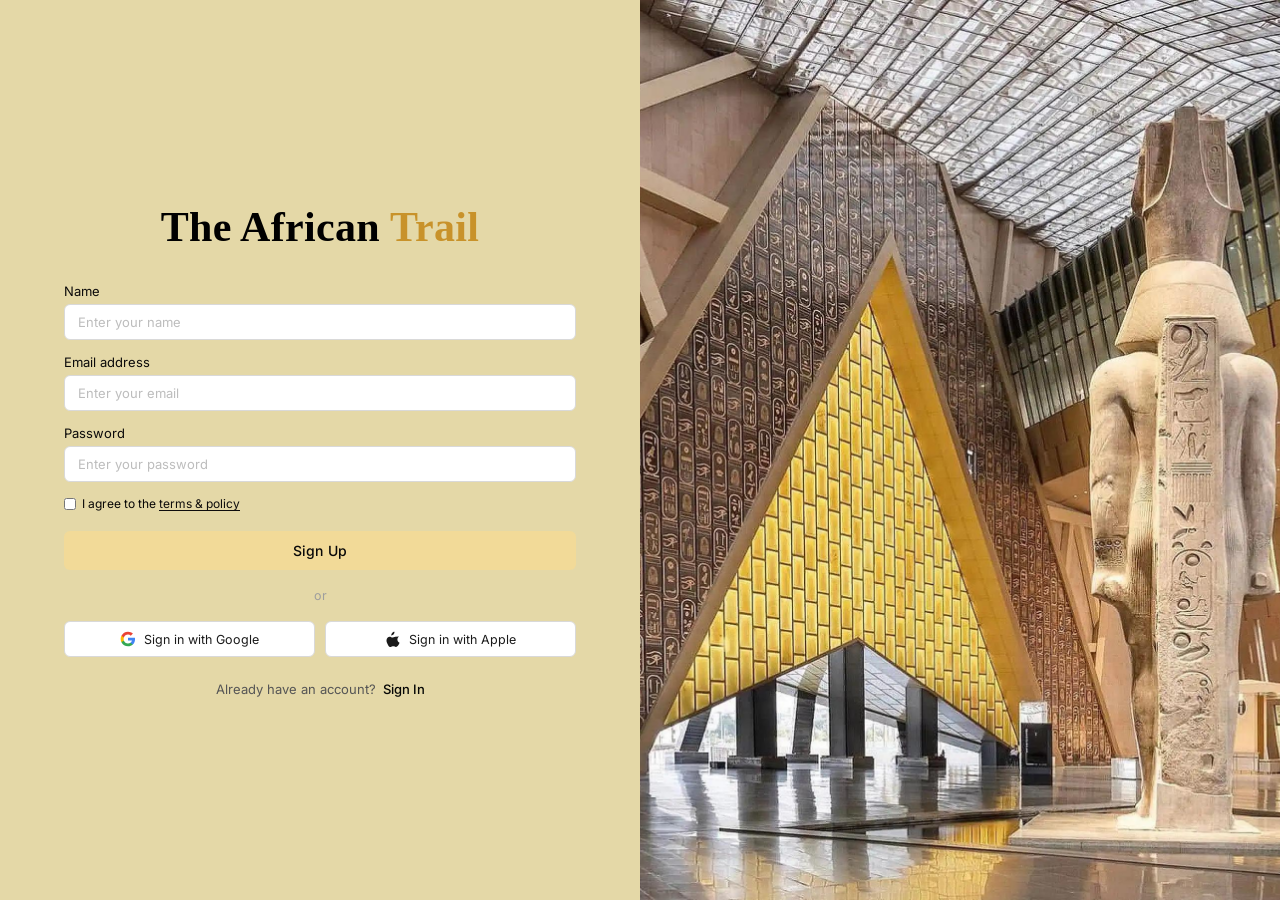
<file: signup.html>
<!DOCTYPE html>
<html lang="en">
<head>
  <meta charset="UTF-8" />
  <meta name="viewport" content="width=device-width, initial-scale=1.0" />
  <title>Get Started — The African Trail</title>
  <link rel="preconnect" href="https://fonts.googleapis.com" />
  <link rel="preconnect" href="https://fonts.gstatic.com" crossorigin />
  <link href="https://fonts.googleapis.com/css2?family=Inter:wght@400;500;600;700&display=swap" rel="stylesheet" />

  <style>
    *, *::before, *::after { box-sizing: border-box; margin: 0; padding: 0; }

    html, body {
      height: 100%;
      font-family: 'Inter', sans-serif;
    }

    .page {
      display: grid;
      grid-template-columns: 1fr 1fr;
      min-height: 100vh;
      background: #e4d8a7;
    }

    /* ── LEFT PANEL ── */
    .left {
      background: #e4d8a7;
      display: flex;
      flex-direction: column;
      justify-content: center;
      padding: 60px 64px;
    }

    .title__logo {
    text-align: center;
    display: inline-block;
    font-family: 'Playfair Display', serif;
    font-size: 42px;
    font-weight: 700;
    color: black;
    letter-spacing: 0.3px;
    text-decoration: none;
    margin-bottom: 32px;
    flex-shrink: 0;
    }
    .title__logo span { color: #C8922A; }

    .field-group {
      margin-bottom: 14px;
    }

    .field-label {
      display: block;
      font-size: 13px;
      font-weight: 400;
      color: #0b0a0a;
      margin-bottom: 5px;
    }

    .field-input {
      width: 100%;
      background: #ffffff;
      border: 1px solid #d9d9d9;
      border-radius: 6px;
      padding: 9px 13px;
      font-size: 13px;
      font-family: 'Inter', sans-serif;
      color: #1a1a1a;
      outline: none;
      transition: border-color 0.15s;
      -webkit-appearance: none;
    }

    .field-input::placeholder {
      color: #bdbdbd;
      font-size: 13px;
      font-weight: 400;
    }

    .field-input:focus {
      border-color: #9e9e9e;
    }

    .terms-row {
      display: flex;
      align-items: center;
      gap: 6px;
      margin: 8px 0 20px;
    }

    .terms-row input[type="checkbox"] {
      width: 12px;
      height: 12px;
      border-radius: 2px;
      cursor: pointer;
      flex-shrink: 0;
      accent-color: #3a5a2a;
    }

    .terms-row label {
      font-size: 12px;
      font-weight: 400;
      color: #040303fd;
      cursor: pointer;
    }

    .terms-row a {
      color: #0e0c0c;
      text-decoration: underline;
      text-underline-offset: 2px;
    }

    .signup-btn {
      width: 100%;
      padding: 11px;
      background: #f2da98;
      border: none;
      border-radius: 6px;
      color: #090808;
      font-size: 14px;
      font-family: 'Inter', sans-serif;
      font-weight: 500;
      cursor: pointer;
      letter-spacing: 0.01em;
      transition: background 0.15s;
    }

    .signup-btn:hover {
      background: goldenrod;
    }

    .or-row {
      text-align: center;
      font-size: 12.5px;
      color: #9e9e9e;
      margin: 18px 0;
      font-weight: 400;
    }

    .social-row {
      display: flex;
      gap: 10px;
      margin-bottom: 24px;
    }

    .social-btn {
      flex: 1;
      display: flex;
      align-items: center;
      justify-content: center;
      gap: 8px;
      padding: 9px 10px;
      background: #ffffff;
      border: 1px solid #d9d9d9;
      border-radius: 6px;
      color: #1a1a1a;
      font-size: 12.5px;
      font-family: 'Inter', sans-serif;
      font-weight: 400;
      cursor: pointer;
      transition: border-color 0.15s, background 0.15s;
      white-space: nowrap;
    }

    .social-btn:hover {
      border-color: #bdbdbd;
      background: goldenrod;
    }

    .social-btn svg { width: 16px; height: 16px; flex-shrink: 0; }

    .signin-row {
      text-align: center;
      font-size: 13px;
      font-weight: 400;
      color: #555555;
    }

    .signin-row a {
      color: #050605;
      text-decoration: none;
      font-weight: 500;
      margin-left: 3px;
    }

    .signin-row a:hover { text-decoration: underline; }

    /* ── RIGHT PANEL ── */
    .right {
      position: relative;
      overflow: hidden;
      min-height: 500px;
    }

    .right img {
      width: 100%;
      height: 100%;
      object-fit: cover;
      object-position: center;
      display: block;
    }

    /* ── RESPONSIVE ── */
    @media (max-width: 768px) {
      .page { grid-template-columns: 1fr; }
      .right { min-height: 260px; order: -1; }
      .left { padding: 40px 32px; }
    }

    @media (max-width: 480px) {
      .left { padding: 32px 24px; }
      .page-title { font-size: 22px; }
      .social-row { flex-direction: column; }
    }
  </style>
</head>
<body>

<div class="page">

  <!-- LEFT: form -->
  <div class="left">
   <a href="index.html" class="title__logo">The African <span>Trail</span></a>

<form id="signup-form">

  <div class="field-group">
    <label class="field-label" for="f-name">Name</label>
    <input class="field-input" id="f-name" type="text" placeholder="Enter your name" />
  </div>

  <div class="field-group">
    <label class="field-label" for="f-email">Email address</label>
    <input class="field-input" id="f-email" type="email" placeholder="Enter your email" />
  </div>

  <div class="field-group">
    <label class="field-label" for="f-pw">Password</label>
    <input class="field-input" id="f-pw" type="password" placeholder="Enter your password" />
  </div>

  <div class="terms-row">
    <input type="checkbox" id="f-terms" />
    <label for="f-terms">I agree to the <a href="#">terms &amp; policy</a></label>
  </div>

  <button class="signup-btn" type="submit">Sign Up</button>

</form>

    <div class="or-row">or</div>

    <div class="social-row">
      <button class="social-btn" type="button">
        <svg viewBox="0 0 24 24" xmlns="http://www.w3.org/2000/svg">
          <path d="M22.56 12.25c0-.78-.07-1.53-.2-2.25H12v4.26h5.92c-.26 1.37-1.04 2.53-2.21 3.31v2.77h3.57c2.08-1.92 3.28-4.74 3.28-8.09z" fill="#4285F4"/>
          <path d="M12 23c2.97 0 5.46-.98 7.28-2.66l-3.57-2.77c-.98.66-2.23 1.06-3.71 1.06-2.86 0-5.29-1.93-6.16-4.53H2.18v2.84C3.99 20.53 7.7 23 12 23z" fill="#34A853"/>
          <path d="M5.84 14.09c-.22-.66-.35-1.36-.35-2.09s.13-1.43.35-2.09V7.07H2.18C1.43 8.55 1 10.22 1 12s.43 3.45 1.18 4.93l2.85-2.22.81-.62z" fill="#FBBC05"/>
          <path d="M12 5.38c1.62 0 3.06.56 4.21 1.64l3.15-3.15C17.45 2.09 14.97 1 12 1 7.7 1 3.99 3.47 2.18 7.07l3.66 2.84c.87-2.6 3.3-4.53 6.16-4.53z" fill="#EA4335"/>
        </svg>
        Sign in with Google
      </button>
      <button class="social-btn" type="button">
        <svg viewBox="0 0 814 1000" xmlns="http://www.w3.org/2000/svg" fill="#1a1a1a">
          <path d="M788.1 340.9c-5.8 4.5-108.2 62.2-108.2 190.5 0 148.4 130.3 200.9 134.2 202.2-.6 3.2-20.7 71.9-68.7 141.9-42.8 61.6-87.5 123.1-155.5 123.1s-85.5-39.5-164-39.5c-76 0-103.7 40.8-165.9 40.8s-105-37.3-148.2-97.6C27.5 768.3 0 682.3 0 600.6c0-154.3 100.6-236.1 199.6-236.1 73.4 0 127.5 47.6 171.3 47.6 42.1 0 103.7-50.2 185.4-50.2zm-339.5-136.8c31.1-36.9 53.1-88.1 53.1-139.3 0-7.1-.6-14.3-1.9-20.1-50.6 1.9-110.8 33.7-147.1 75.8-28.5 32.4-55.1 83.6-55.1 135.5 0 7.8 1.3 15.6 1.9 18.1 3.2.6 8.4 1.3 13.6 1.3 45.4 0 102.5-30.4 135.5-71.3z"/>
        </svg>
        Sign in with Apple
      </button>
    </div>

    <div class="signin-row">
      Already have an account? <a href="signin.html">Sign In</a>
    </div>
  </div>

  <!-- RIGHT: full-height plant photo, no overlay, no text -->
  <div class="right">
    <img
      src="img 6.jpg"
      alt="egytpt musuem"
    />
  </div>

</div>
<script>
  document.getElementById('signup-form').addEventListener('submit', function (e) {
    e.preventDefault();

    // Mock: save user as logged in
    localStorage.setItem('tat_user', 'true');

    // After signup, send them to the intended destination or homepage
    const redirect = localStorage.getItem('tat_redirect') || 'index.html#destinations';
    localStorage.removeItem('tat_redirect');
    window.location.href = redirect;
  });
</script>


</body>
</html>
</file>
